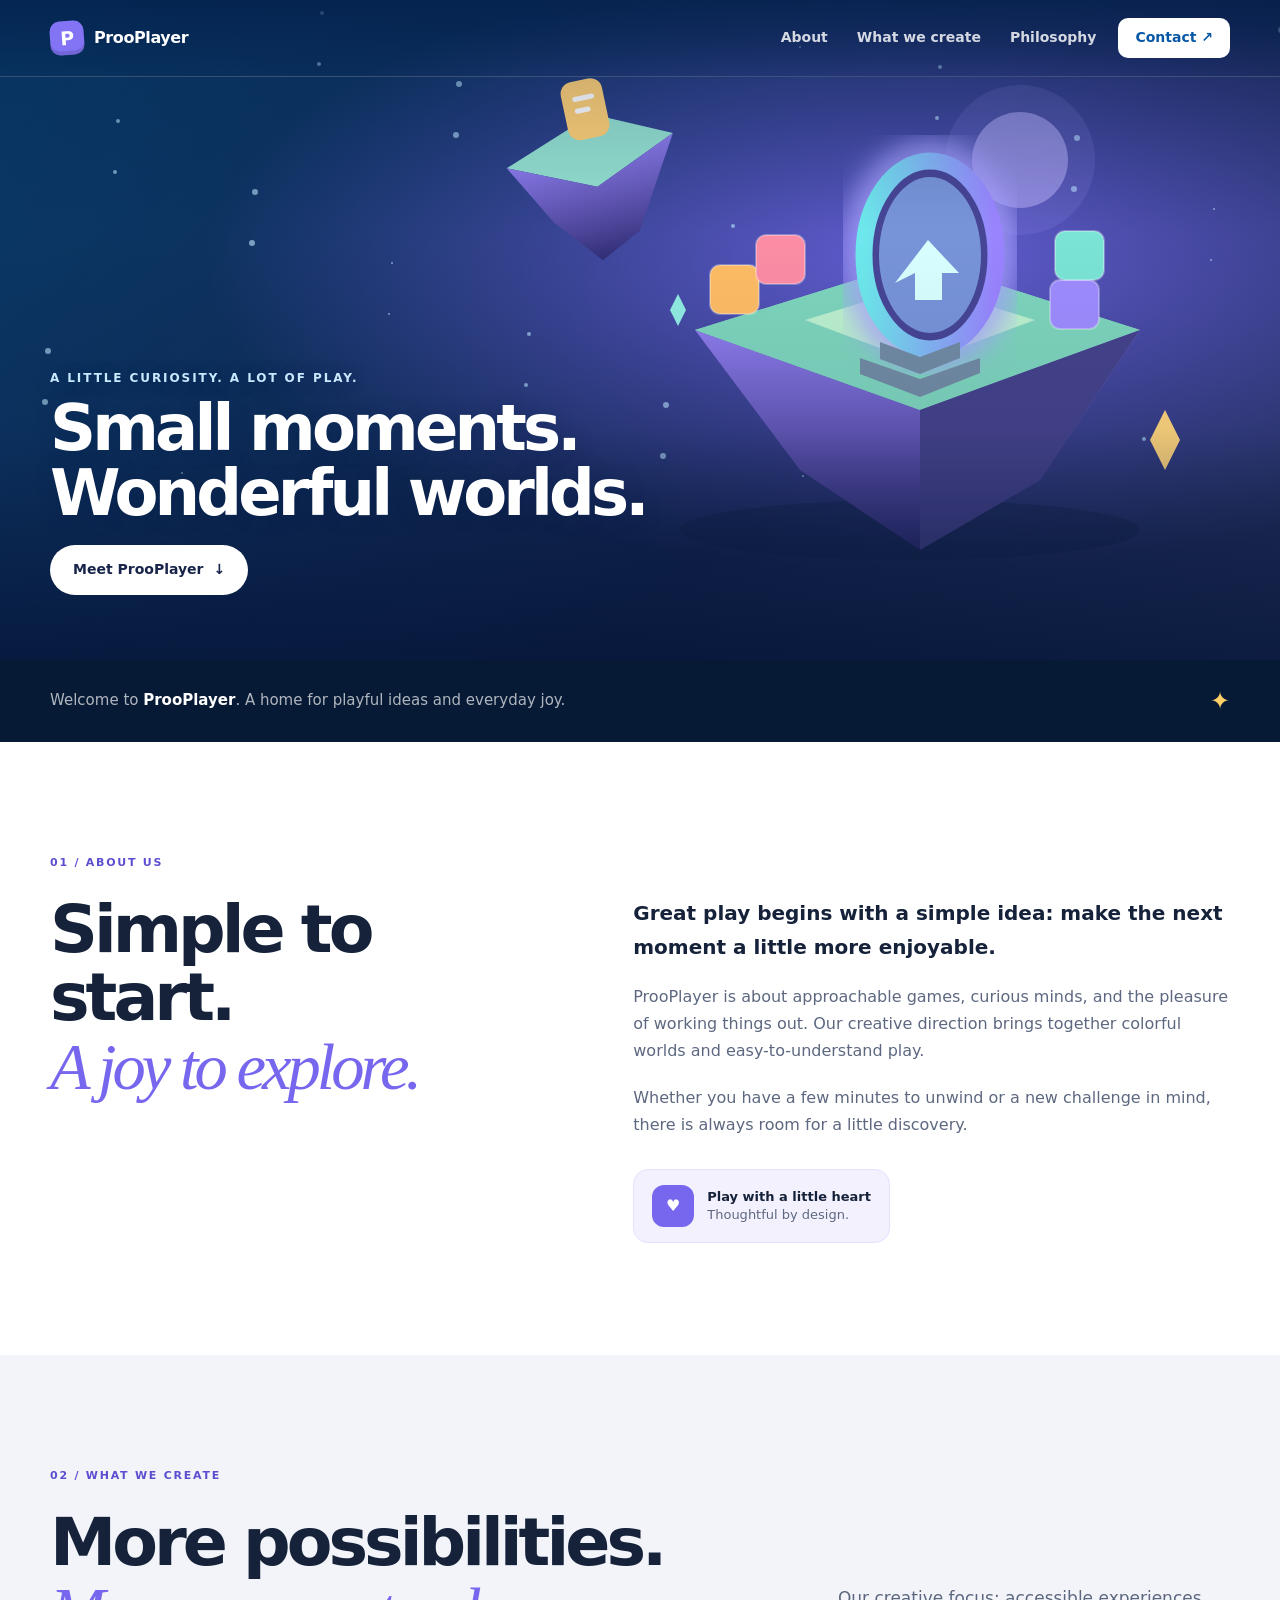
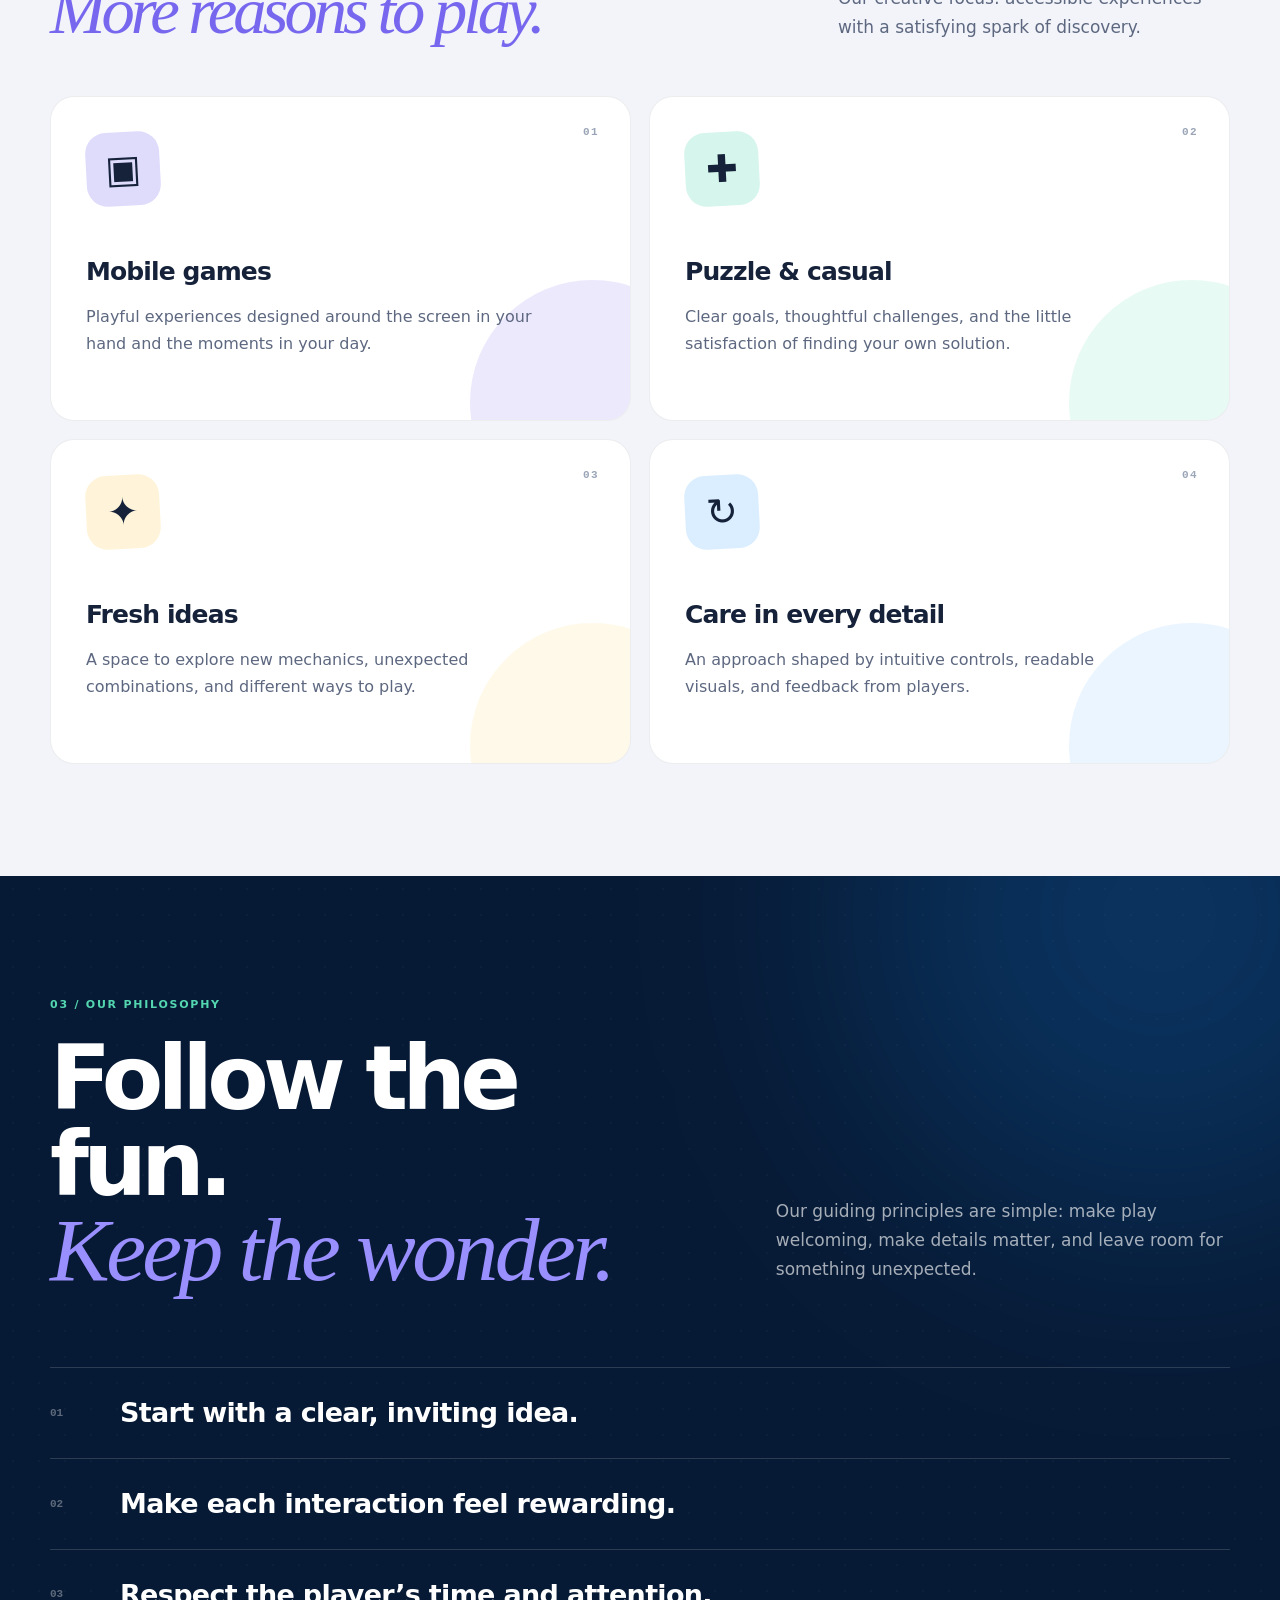
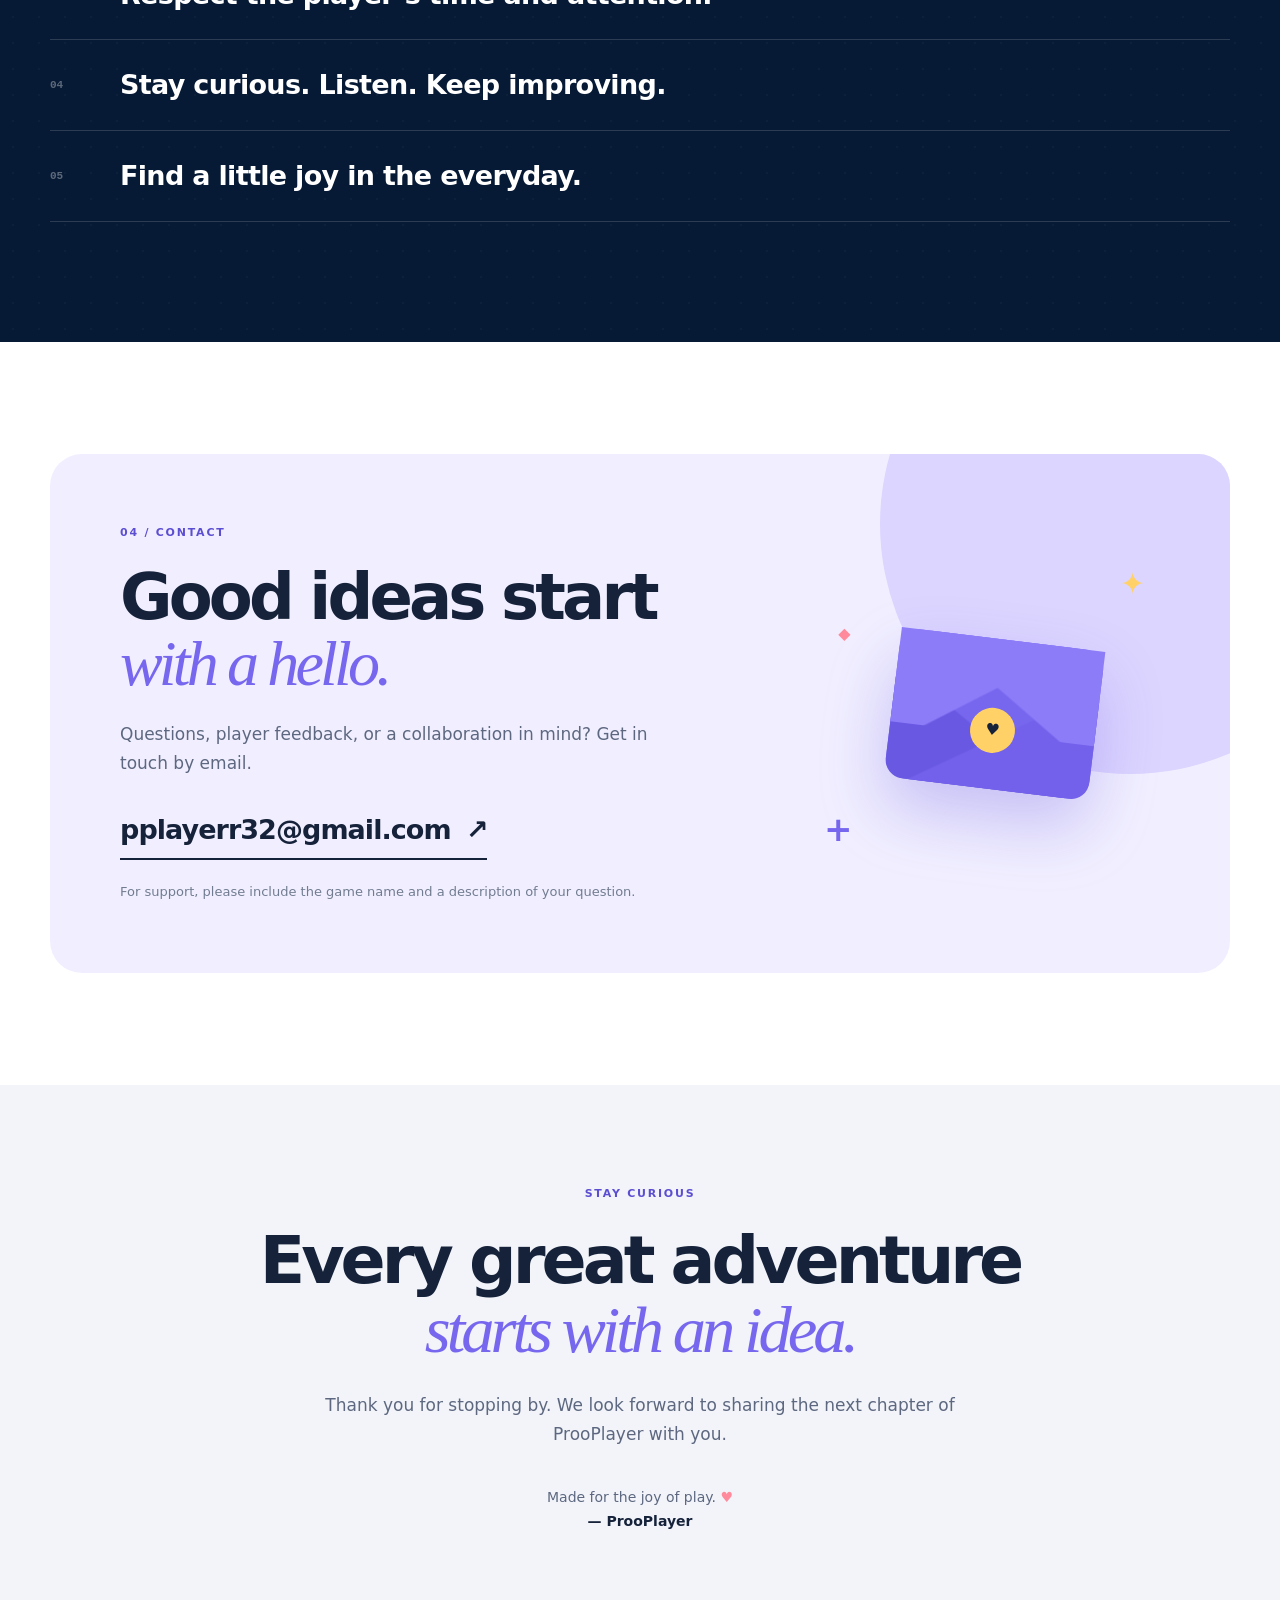
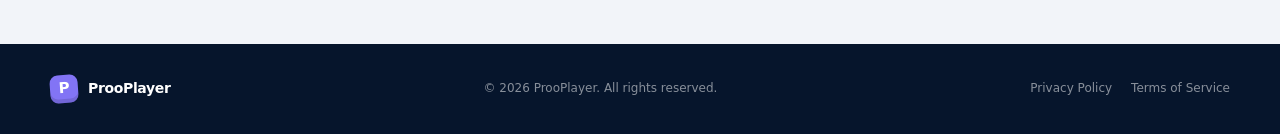
<file: index.html>
<!doctype html><html lang="en"><head><meta charset="utf-8"><meta name="viewport" content="width=device-width,initial-scale=1"><meta name="description" content="ProoPlayer — playful ideas, thoughtful games. Explore our approach and get in touch."><meta name="theme-color" content="#142550"><title>Games for Everyday Joy | ProoPlayer</title><link rel="icon" href="/favicon.svg"><link rel="stylesheet" href="/style.css"></head><body><a class="skip-link" href="#main-content">Skip to content</a><header class="site-header home-header"><div class="header-inner"><a class="brand" href="/"><span class="brand-mark">P</span><span>ProoPlayer</span></a><nav class="site-nav" aria-label="Main navigation"><a href="/#about">About</a><a href="/#what-we-create">What we create</a><a href="/#philosophy">Philosophy</a><a class="nav-cta" href="/#contact">Contact ↗</a></nav></div></header><main id="main-content"><section class="image-hero"><svg class="world" viewBox="0 0 1440 660" preserveAspectRatio="xMidYMid slice" xmlns="http://www.w3.org/2000/svg" aria-label="Illustrated floating puzzle islands beneath a starry sky" role="img"><defs><linearGradient id="island" x2="0" y2="1"><stop stop-color="#8e7ced"/><stop offset="1" stop-color="#302d75"/></linearGradient><linearGradient id="portal"><stop stop-color="#6de8ec"/><stop offset="1" stop-color="#9a83ff"/></linearGradient><filter id="glow"><feGaussianBlur stdDeviation="14"/></filter></defs><g fill="#bce9ff"><circle cx="61" cy="50" r="1" opacity=".6"/><circle cx="198" cy="121" r="2" opacity=".6"/><circle cx="335" cy="192" r="3" opacity=".6"/><circle cx="472" cy="263" r="1" opacity=".6"/><circle cx="609" cy="334" r="2" opacity=".6"/><circle cx="746" cy="405" r="3" opacity=".6"/><circle cx="883" cy="476" r="1" opacity=".6"/><circle cx="1020" cy="67" r="2" opacity=".6"/><circle cx="1157" cy="138" r="3" opacity=".6"/><circle cx="1294" cy="209" r="1" opacity=".6"/><circle cx="1431" cy="280" r="2" opacity=".6"/><circle cx="128" cy="351" r="3" opacity=".6"/><circle cx="265" cy="422" r="1" opacity=".6"/><circle cx="402" cy="13" r="2" opacity=".6"/><circle cx="539" cy="84" r="3" opacity=".6"/><circle cx="676" cy="155" r="1" opacity=".6"/><circle cx="813" cy="226" r="2" opacity=".6"/><circle cx="950" cy="297" r="3" opacity=".6"/><circle cx="1087" cy="368" r="1" opacity=".6"/><circle cx="1224" cy="439" r="2" opacity=".6"/><circle cx="1361" cy="30" r="3" opacity=".6"/><circle cx="58" cy="101" r="1" opacity=".6"/><circle cx="195" cy="172" r="2" opacity=".6"/><circle cx="332" cy="243" r="3" opacity=".6"/><circle cx="469" cy="314" r="1" opacity=".6"/><circle cx="606" cy="385" r="2" opacity=".6"/><circle cx="743" cy="456" r="3" opacity=".6"/><circle cx="880" cy="47" r="1" opacity=".6"/><circle cx="1017" cy="118" r="2" opacity=".6"/><circle cx="1154" cy="189" r="3" opacity=".6"/><circle cx="1291" cy="260" r="1" opacity=".6"/><circle cx="1428" cy="331" r="2" opacity=".6"/><circle cx="125" cy="402" r="3" opacity=".6"/><circle cx="262" cy="473" r="1" opacity=".6"/><circle cx="399" cy="64" r="2" opacity=".6"/><circle cx="536" cy="135" r="3" opacity=".6"/><circle cx="673" cy="206" r="1" opacity=".6"/><circle cx="810" cy="277" r="2" opacity=".6"/><circle cx="947" cy="348" r="3" opacity=".6"/><circle cx="1084" cy="419" r="1" opacity=".6"/></g><circle cx="1100" cy="160" r="75" fill="#aca0ff" opacity=".13"/><circle cx="1100" cy="160" r="48" fill="#c2b8ff" opacity=".5"/><g transform="translate(820 180)"><ellipse cx="170" cy="350" rx="230" ry="30" fill="#0b1b3b" opacity=".3"/><path d="M-45 150L180 80 400 150 180 230Z" fill="#8cc7ba"/><path d="M-45 150L180 230 400 150 300 300 180 370 60 290Z" fill="url(#island)"/><path d="M-45 150L180 80 400 150 180 230Z" fill="#7ed5bd"/><path d="M180 230L180 370 300 300 400 150Z" fill="#45428b"/><path d="M65 140L180 105 295 140 180 183Z" fill="#bcf0cf"/><ellipse cx="190" cy="75" rx="72" ry="100" fill="none" stroke="#a8a1ff" stroke-width="26" filter="url(#glow)"/><ellipse cx="190" cy="75" rx="66" ry="94" fill="#474596" stroke="url(#portal)" stroke-width="17"/><ellipse cx="190" cy="75" rx="51" ry="78" fill="#7894d9"/><path d="M155 103L188 60 219 93 202 93 202 120 175 120 175 93Z" fill="#d9ffff"/><g fill="#728ba4"><path d="M120 178L180 199 240 178 240 193 180 217 120 194Z"/><path d="M140 162L180 177 220 162 220 178 180 194 140 179Z"/></g><g stroke="#fff" stroke-opacity=".3" stroke-width="2"><rect x="-30" y="85" width="49" height="49" rx="10" fill="#ffbc65"/><rect x="16" y="55" width="49" height="49" rx="10" fill="#fc8da5"/><rect x="310" y="100" width="49" height="49" rx="10" fill="#9e8cff"/><rect x="315" y="51" width="49" height="49" rx="10" fill="#7be4d6"/></g></g><g transform="translate(570 90) rotate(-12)"><path d="M0 80L95 45 170 80 85 117Z" fill="#94dfcf"/><path d="M0 80L85 117 170 80 117 169 75 190 35 143Z" fill="url(#island)"/><rect x="68" y="9" width="42" height="59" rx="12" fill="#ffcf75"/><path d="M81 27H98M81 39H92" stroke="#fff" stroke-width="5" stroke-linecap="round"/></g><path d="M1230 440l15-30 15 30-15 30Z" fill="#ffd57c"/><path d="M750 310l8-16 8 16-8 16Z" fill="#91ece3"/></svg><div class="image-hero-shade"></div><div class="hero-message"><p>A little curiosity. A lot of play.</p><h1>Small moments.<br>Wonderful worlds.</h1><a href="#about">Meet ProoPlayer <span>↓</span></a></div></section><section class="intro-strip"><div class="section-inner intro-strip-inner"><p>Welcome to <strong>ProoPlayer</strong>. A home for playful ideas and everyday joy.</p><span>✦</span></div></section><section class="section about-section" id="about"><div class="section-inner about-grid"><div><p class="section-label">01 / About us</p><h2>Simple to start.<br><span>A joy to explore.</span></h2></div><div class="about-copy"><p class="lead-copy">Great play begins with a simple idea: make the next moment a little more enjoyable.</p><p>ProoPlayer is about approachable games, curious minds, and the pleasure of working things out. Our creative direction brings together colorful worlds and easy-to-understand play.</p><p>Whether you have a few minutes to unwind or a new challenge in mind, there is always room for a little discovery.</p><div class="about-note"><span>♥</span><p><strong>Play with a little heart</strong><br>Thoughtful by design.</p></div></div></div></section><section class="section creations-section" id="what-we-create"><div class="section-inner"><div class="section-heading"><div><p class="section-label">02 / What we create</p><h2>More possibilities.<br><span>More reasons to play.</span></h2></div><p>Our creative focus: accessible experiences with a satisfying spark of discovery.</p></div><div class="creation-grid"><article class="creation-card card-purple"><span class="card-number">01</span><div class="card-icon" aria-hidden="true" style="font-size:38px">▣</div><h3>Mobile games</h3><p>Playful experiences designed around the screen in your hand and the moments in your day.</p></article><article class="creation-card card-mint"><span class="card-number">02</span><div class="card-icon" aria-hidden="true" style="font-size:38px">✚</div><h3>Puzzle & casual</h3><p>Clear goals, thoughtful challenges, and the little satisfaction of finding your own solution.</p></article><article class="creation-card card-yellow"><span class="card-number">03</span><div class="card-icon" aria-hidden="true" style="font-size:38px">✦</div><h3>Fresh ideas</h3><p>A space to explore new mechanics, unexpected combinations, and different ways to play.</p></article><article class="creation-card card-blue"><span class="card-number">04</span><div class="card-icon" aria-hidden="true" style="font-size:38px">↻</div><h3>Care in every detail</h3><p>An approach shaped by intuitive controls, readable visuals, and feedback from players.</p></article></div></div></section><section class="philosophy-section" id="philosophy"><div class="philosophy-glow"></div><div class="section-inner philosophy-inner"><p class="section-label section-label-light">03 / Our philosophy</p><div class="philosophy-headline"><h2>Follow the fun.<br><em>Keep the wonder.</em></h2><p>Our guiding principles are simple: make play welcoming, make details matter, and leave room for something unexpected.</p></div><ol class="principles"><li><span>01</span><strong>Start with a clear, inviting idea.</strong></li><li><span>02</span><strong>Make each interaction feel rewarding.</strong></li><li><span>03</span><strong>Respect the player’s time and attention.</strong></li><li><span>04</span><strong>Stay curious. Listen. Keep improving.</strong></li><li><span>05</span><strong>Find a little joy in the everyday.</strong></li></ol></div></section><section class="section contact-section" id="contact"><div class="section-inner"><div class="contact-card"><div class="contact-copy"><p class="section-label">04 / Contact</p><h2>Good ideas start<br><span>with a hello.</span></h2><p>Questions, player feedback, or a collaboration in mind? Get in touch by email.</p><a class="email-link" href="mailto:pplayerr32@gmail.com"><span>pplayerr32@gmail.com</span><i>↗</i></a><p class="response-time">For support, please include the game name and a description of your question.</p></div><div class="contact-graphic" aria-hidden="true"><div class="mail-card"><div class="mail-flap"></div><span>♥</span></div><span class="contact-star star-a">✦</span><span class="contact-star star-b">+</span><span class="contact-star star-c">◆</span></div></div></div></section><section class="next-adventure"><div class="section-inner adventure-inner"><p class="section-label">Stay curious</p><h2>Every great adventure<br><span>starts with an idea.</span></h2><p>Thank you for stopping by. We look forward to sharing the next chapter of ProoPlayer with you.</p><p class="sign-off">Made for the joy of play. <span>♥</span><br><strong>— ProoPlayer</strong></p></div></section></main><footer class="site-footer"><div class="footer-inner"><a class="brand footer-brand" href="/"><span class="brand-mark">P</span>ProoPlayer</a><p>© 2026 ProoPlayer. All rights reserved.</p><nav aria-label="Legal navigation"><a href="/privacy-policy/">Privacy Policy</a><a href="/terms-of-service/">Terms of Service</a></nav></div></footer></body></html>
</file>
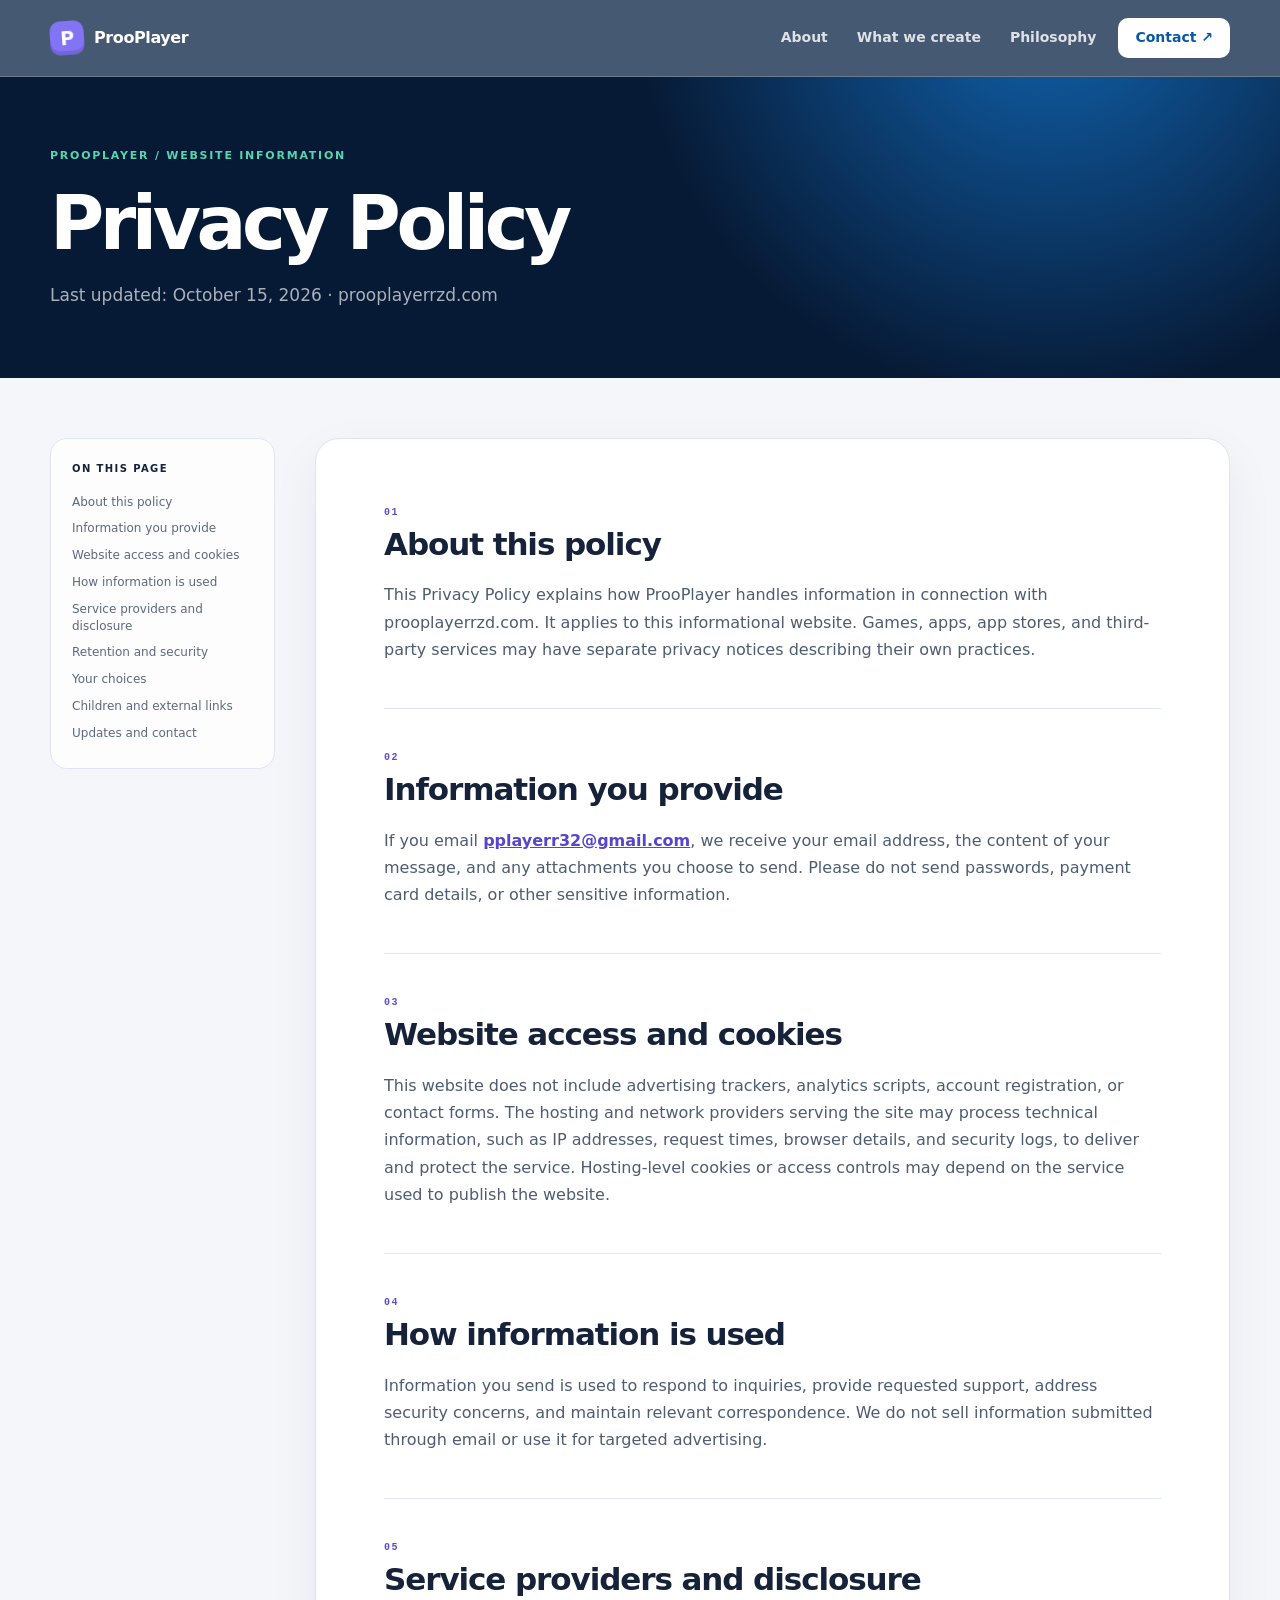
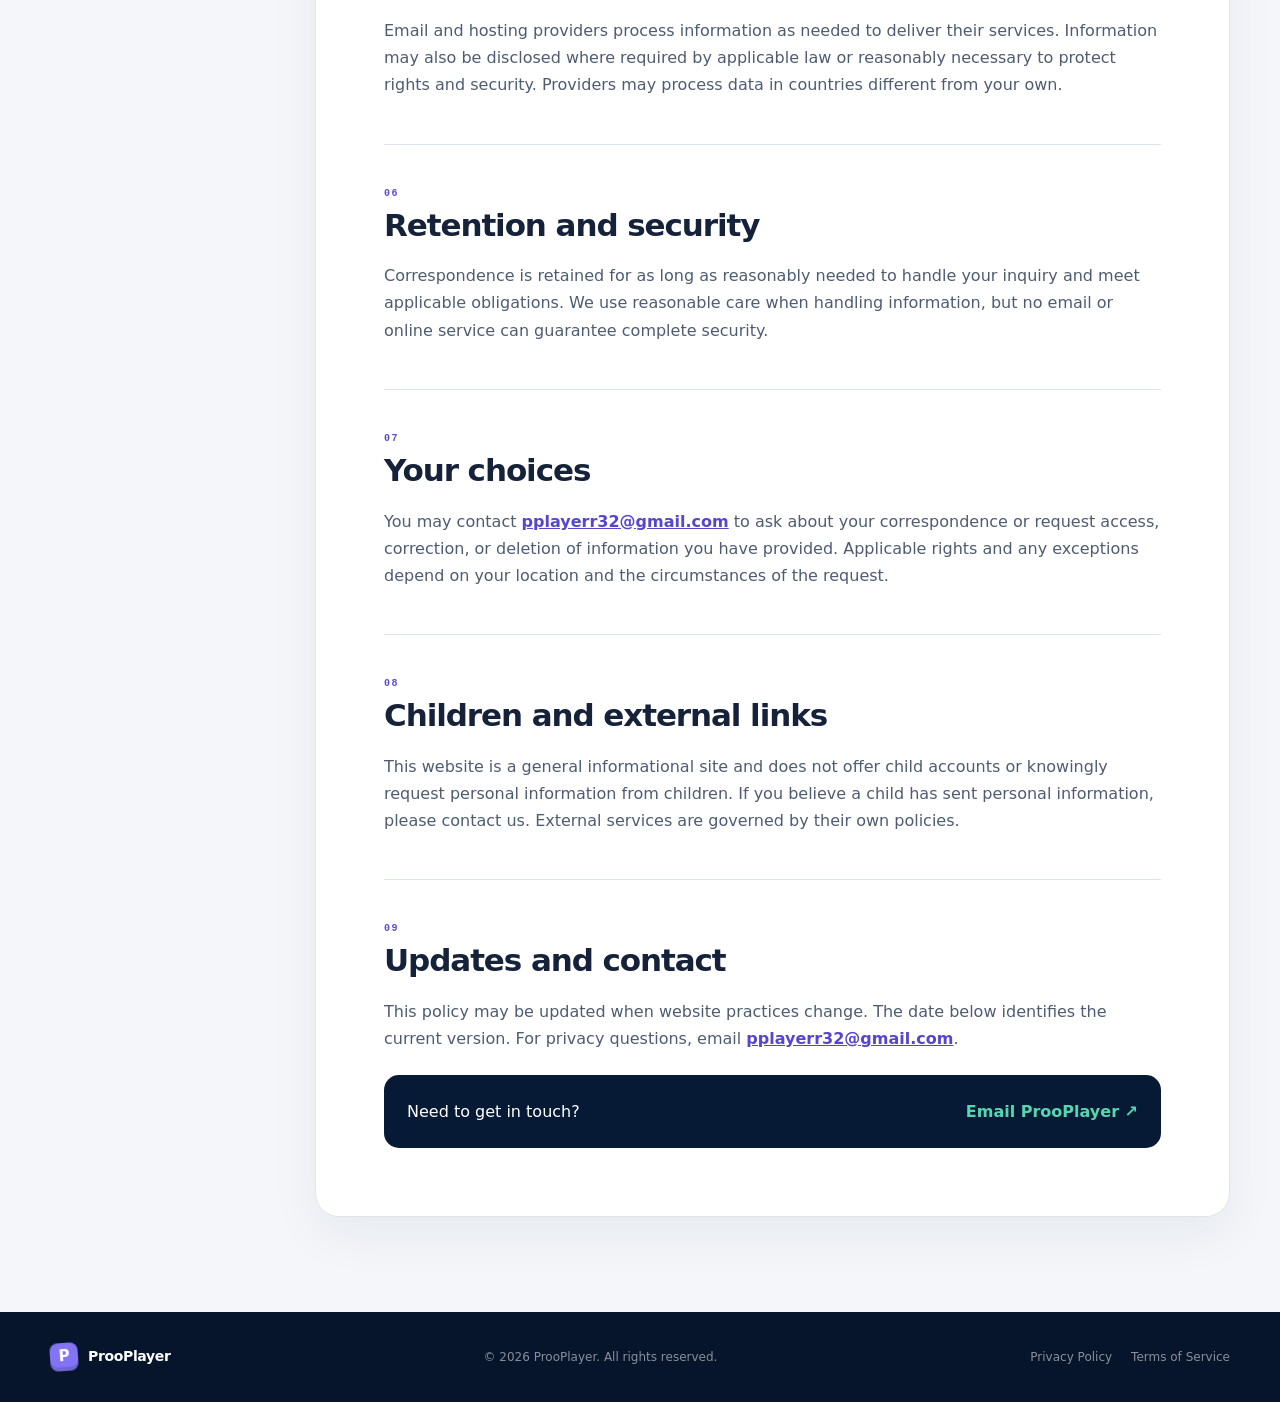
<file: privacy-policy/index.html>
<!doctype html><html lang="en"><head><meta charset="utf-8"><meta name="viewport" content="width=device-width,initial-scale=1"><meta name="description" content="ProoPlayer — playful ideas, thoughtful games. Explore our approach and get in touch."><meta name="theme-color" content="#142550"><title>Privacy Policy | ProoPlayer</title><link rel="icon" href="/favicon.svg"><link rel="stylesheet" href="/style.css"></head><body class="legal-page"><a class="skip-link" href="#main-content">Skip to content</a><header class="site-header legal-site-header"><div class="header-inner"><a class="brand" href="/"><span class="brand-mark">P</span><span>ProoPlayer</span></a><nav class="site-nav" aria-label="Main navigation"><a href="/#about">About</a><a href="/#what-we-create">What we create</a><a href="/#philosophy">Philosophy</a><a class="nav-cta" href="/#contact">Contact ↗</a></nav></div></header><main id="main-content"><div class="legal-hero"><div class="legal-hero-inner"><p class="eyebrow">ProoPlayer / Website information</p><h1>Privacy Policy</h1><p>Last updated: October 15, 2026 · prooplayerrzd.com</p></div></div><div class="legal-layout"><aside class="legal-aside"><p>On this page</p><ol><li><a href="#s1">About this policy</a></li><li><a href="#s2">Information you provide</a></li><li><a href="#s3">Website access and cookies</a></li><li><a href="#s4">How information is used</a></li><li><a href="#s5">Service providers and disclosure</a></li><li><a href="#s6">Retention and security</a></li><li><a href="#s7">Your choices</a></li><li><a href="#s8">Children and external links</a></li><li><a href="#s9">Updates and contact</a></li></ol></aside><article class="legal-document"><section id="s1"><h2><span>01</span>About this policy</h2><p>This Privacy Policy explains how ProoPlayer handles information in connection with prooplayerrzd.com. It applies to this informational website. Games, apps, app stores, and third-party services may have separate privacy notices describing their own practices.</p></section><section id="s2"><h2><span>02</span>Information you provide</h2><p>If you email <a href="mailto:pplayerr32@gmail.com">pplayerr32@gmail.com</a>, we receive your email address, the content of your message, and any attachments you choose to send. Please do not send passwords, payment card details, or other sensitive information.</p></section><section id="s3"><h2><span>03</span>Website access and cookies</h2><p>This website does not include advertising trackers, analytics scripts, account registration, or contact forms. The hosting and network providers serving the site may process technical information, such as IP addresses, request times, browser details, and security logs, to deliver and protect the service. Hosting-level cookies or access controls may depend on the service used to publish the website.</p></section><section id="s4"><h2><span>04</span>How information is used</h2><p>Information you send is used to respond to inquiries, provide requested support, address security concerns, and maintain relevant correspondence. We do not sell information submitted through email or use it for targeted advertising.</p></section><section id="s5"><h2><span>05</span>Service providers and disclosure</h2><p>Email and hosting providers process information as needed to deliver their services. Information may also be disclosed where required by applicable law or reasonably necessary to protect rights and security. Providers may process data in countries different from your own.</p></section><section id="s6"><h2><span>06</span>Retention and security</h2><p>Correspondence is retained for as long as reasonably needed to handle your inquiry and meet applicable obligations. We use reasonable care when handling information, but no email or online service can guarantee complete security.</p></section><section id="s7"><h2><span>07</span>Your choices</h2><p>You may contact <a href="mailto:pplayerr32@gmail.com">pplayerr32@gmail.com</a> to ask about your correspondence or request access, correction, or deletion of information you have provided. Applicable rights and any exceptions depend on your location and the circumstances of the request.</p></section><section id="s8"><h2><span>08</span>Children and external links</h2><p>This website is a general informational site and does not offer child accounts or knowingly request personal information from children. If you believe a child has sent personal information, please contact us. External services are governed by their own policies.</p></section><section id="s9"><h2><span>09</span>Updates and contact</h2><p>This policy may be updated when website practices change. The date below identifies the current version. For privacy questions, email <a href="mailto:pplayerr32@gmail.com">pplayerr32@gmail.com</a>.</p></section><div class="legal-contact"><span>Need to get in touch?</span><a href="mailto:pplayerr32@gmail.com">Email ProoPlayer ↗</a></div></article></div></main><footer class="site-footer"><div class="footer-inner"><a class="brand footer-brand" href="/"><span class="brand-mark">P</span>ProoPlayer</a><p>© 2026 ProoPlayer. All rights reserved.</p><nav aria-label="Legal navigation"><a href="/privacy-policy/">Privacy Policy</a><a href="/terms-of-service/">Terms of Service</a></nav></div></footer></body></html>
</file>
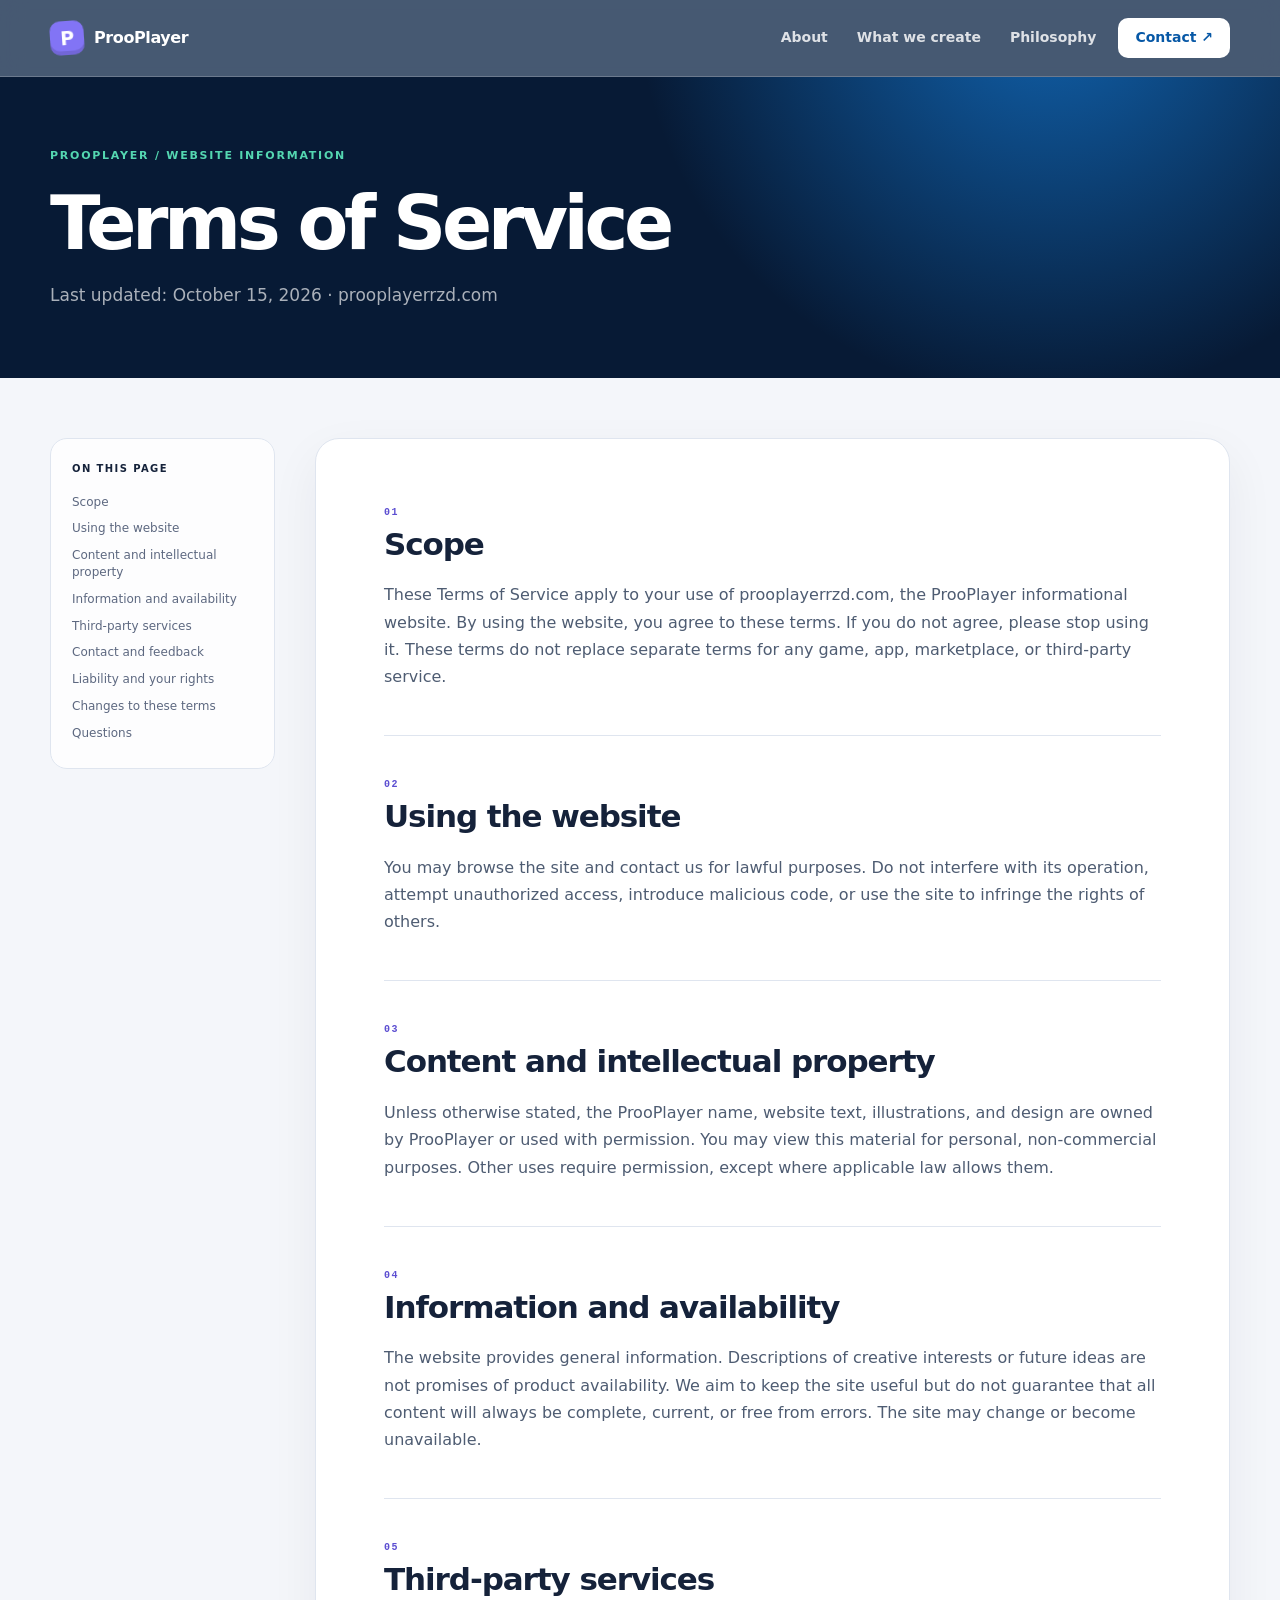
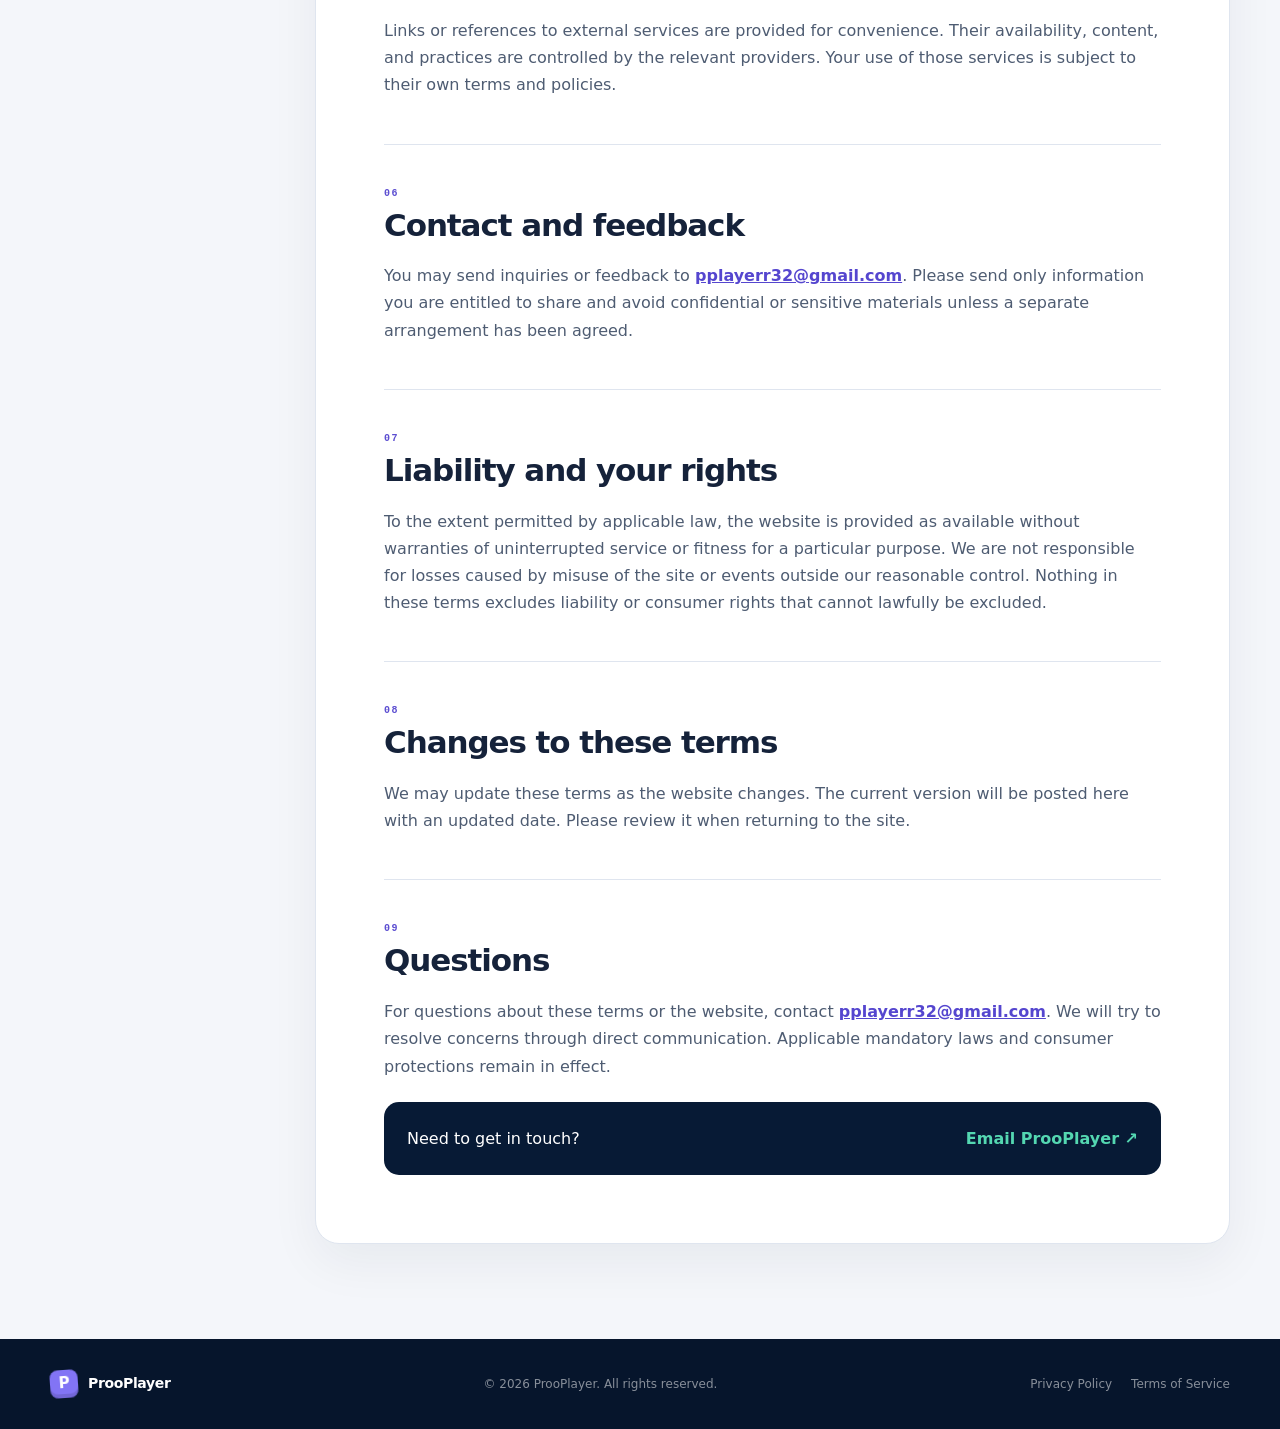
<file: terms-of-service/index.html>
<!doctype html><html lang="en"><head><meta charset="utf-8"><meta name="viewport" content="width=device-width,initial-scale=1"><meta name="description" content="ProoPlayer — playful ideas, thoughtful games. Explore our approach and get in touch."><meta name="theme-color" content="#142550"><title>Terms of Service | ProoPlayer</title><link rel="icon" href="/favicon.svg"><link rel="stylesheet" href="/style.css"></head><body class="legal-page"><a class="skip-link" href="#main-content">Skip to content</a><header class="site-header legal-site-header"><div class="header-inner"><a class="brand" href="/"><span class="brand-mark">P</span><span>ProoPlayer</span></a><nav class="site-nav" aria-label="Main navigation"><a href="/#about">About</a><a href="/#what-we-create">What we create</a><a href="/#philosophy">Philosophy</a><a class="nav-cta" href="/#contact">Contact ↗</a></nav></div></header><main id="main-content"><div class="legal-hero"><div class="legal-hero-inner"><p class="eyebrow">ProoPlayer / Website information</p><h1>Terms of Service</h1><p>Last updated: October 15, 2026 · prooplayerrzd.com</p></div></div><div class="legal-layout"><aside class="legal-aside"><p>On this page</p><ol><li><a href="#s1">Scope</a></li><li><a href="#s2">Using the website</a></li><li><a href="#s3">Content and intellectual property</a></li><li><a href="#s4">Information and availability</a></li><li><a href="#s5">Third-party services</a></li><li><a href="#s6">Contact and feedback</a></li><li><a href="#s7">Liability and your rights</a></li><li><a href="#s8">Changes to these terms</a></li><li><a href="#s9">Questions</a></li></ol></aside><article class="legal-document"><section id="s1"><h2><span>01</span>Scope</h2><p>These Terms of Service apply to your use of prooplayerrzd.com, the ProoPlayer informational website. By using the website, you agree to these terms. If you do not agree, please stop using it. These terms do not replace separate terms for any game, app, marketplace, or third-party service.</p></section><section id="s2"><h2><span>02</span>Using the website</h2><p>You may browse the site and contact us for lawful purposes. Do not interfere with its operation, attempt unauthorized access, introduce malicious code, or use the site to infringe the rights of others.</p></section><section id="s3"><h2><span>03</span>Content and intellectual property</h2><p>Unless otherwise stated, the ProoPlayer name, website text, illustrations, and design are owned by ProoPlayer or used with permission. You may view this material for personal, non-commercial purposes. Other uses require permission, except where applicable law allows them.</p></section><section id="s4"><h2><span>04</span>Information and availability</h2><p>The website provides general information. Descriptions of creative interests or future ideas are not promises of product availability. We aim to keep the site useful but do not guarantee that all content will always be complete, current, or free from errors. The site may change or become unavailable.</p></section><section id="s5"><h2><span>05</span>Third-party services</h2><p>Links or references to external services are provided for convenience. Their availability, content, and practices are controlled by the relevant providers. Your use of those services is subject to their own terms and policies.</p></section><section id="s6"><h2><span>06</span>Contact and feedback</h2><p>You may send inquiries or feedback to <a href="mailto:pplayerr32@gmail.com">pplayerr32@gmail.com</a>. Please send only information you are entitled to share and avoid confidential or sensitive materials unless a separate arrangement has been agreed.</p></section><section id="s7"><h2><span>07</span>Liability and your rights</h2><p>To the extent permitted by applicable law, the website is provided as available without warranties of uninterrupted service or fitness for a particular purpose. We are not responsible for losses caused by misuse of the site or events outside our reasonable control. Nothing in these terms excludes liability or consumer rights that cannot lawfully be excluded.</p></section><section id="s8"><h2><span>08</span>Changes to these terms</h2><p>We may update these terms as the website changes. The current version will be posted here with an updated date. Please review it when returning to the site.</p></section><section id="s9"><h2><span>09</span>Questions</h2><p>For questions about these terms or the website, contact <a href="mailto:pplayerr32@gmail.com">pplayerr32@gmail.com</a>. We will try to resolve concerns through direct communication. Applicable mandatory laws and consumer protections remain in effect.</p></section><div class="legal-contact"><span>Need to get in touch?</span><a href="mailto:pplayerr32@gmail.com">Email ProoPlayer ↗</a></div></article></div></main><footer class="site-footer"><div class="footer-inner"><a class="brand footer-brand" href="/"><span class="brand-mark">P</span>ProoPlayer</a><p>© 2026 ProoPlayer. All rights reserved.</p><nav aria-label="Legal navigation"><a href="/privacy-policy/">Privacy Policy</a><a href="/terms-of-service/">Terms of Service</a></nav></div></footer></body></html>
</file>
<file: style.css>
:root {
  color-scheme: light;
  --ink: #15223a;
  --muted: #5d6880;
  --night: #071a35;
  --paper: #f4f6fb;
  --white: #fff;
  --line: #dfe5ef;
  --blue: #168cf3;
  --purple: #7667ee;
  --mint: #54d7b1;
  --yellow: #ffd166;
  --coral: #ff8a9b;
  --shadow: 0 24px 65px rgba(24, 39, 70, .12);
}

* { box-sizing: border-box; }
html { scroll-behavior: smooth; }
body {
  margin: 0;
  background: var(--paper);
  color: var(--ink);
  font: 16px/1.7 Inter, ui-sans-serif, system-ui, -apple-system, BlinkMacSystemFont, "Segoe UI", sans-serif;
  -webkit-font-smoothing: antialiased;
}
a { color: inherit; }
.skip-link {
  position: fixed; top: 8px; left: 8px; z-index: 100;
  padding: 9px 15px; border-radius: 8px; background: #fff; color: var(--night);
  font-weight: 800; transform: translateY(-150%);
}
.skip-link:focus { transform: translateY(0); }

.header-inner, .section-inner, .footer-inner, .legal-hero-inner, .legal-layout {
  width: min(1180px, calc(100% - 48px)); margin-inline: auto;
}
.site-header {
  position: absolute; inset: 0 0 auto; z-index: 20;
  border-bottom: 1px solid rgba(255,255,255,.2); color: #fff;
  background: linear-gradient(rgba(3,31,74,.68), rgba(3,31,74,.12));
}
.header-inner {
  min-height: 76px; display: flex; align-items: center; justify-content: space-between; gap: 24px;
}
.brand { display: inline-flex; align-items: center; gap: 10px; font-weight: 850; text-decoration: none; letter-spacing: -.025em; }
.brand-mark {
  width: 34px; height: 34px; display: grid; place-items: center; border-radius: 10px;
  background: linear-gradient(145deg, #9c8fff, #6957e4); color: #fff; box-shadow: inset 0 -4px 0 rgba(0,0,0,.12);
  font-size: 19px; transform: rotate(-4deg);
}
.site-nav { display: flex; align-items: center; gap: 5px; }
.site-nav a { padding: 8px 12px; border-radius: 10px; color: rgba(255,255,255,.82); font-size: 14px; font-weight: 700; text-decoration: none; }
.site-nav a:hover, .site-nav a:focus-visible, .site-nav .active { background: rgba(255,255,255,.14); color: #fff; outline: none; }
.site-nav .nav-cta { margin-left: 5px; padding-inline: 17px; background: #fff; color: #0758a6; }
.site-nav .nav-cta:hover, .site-nav .nav-cta:focus-visible { background: var(--yellow); color: var(--night); }

.image-hero { position: relative; overflow: hidden; background: #159cf4; }
.image-hero > img {
  width: 100%; height: auto; display: block;
  aspect-ratio: 1983 / 793; object-fit: contain; object-position: center;
}
.image-hero-shade {
  position: absolute; inset: 0;
  background: linear-gradient(180deg, rgba(3,31,74,.26) 0%, transparent 35%, rgba(4,20,54,.08) 65%, rgba(4,20,54,.75) 100%);
}
.hero-message {
  position: absolute; right: 24px; bottom: 34px; left: 24px; z-index: 2;
  width: min(1180px, calc(100% - 48px)); margin: auto; color: #fff;
  text-shadow: 0 2px 18px rgba(3,31,74,.35);
}
.hero-message p { margin: 0 0 7px; font-size: 12px; font-weight: 850; letter-spacing: .16em; text-transform: uppercase; }
.hero-message h1 { max-width: 760px; margin: 0; font-size: clamp(34px, 5vw, 67px); line-height: 1.02; letter-spacing: -.06em; }
.hero-message a { display: inline-flex; gap: 10px; margin-top: 19px; font-size: 14px; font-weight: 750; text-decoration: none; }
.intro-strip { background: var(--night); color: #fff; }
.intro-strip-inner { min-height: 82px; display: flex; align-items: center; justify-content: space-between; gap: 20px; }
.intro-strip p { margin: 0; color: rgba(255,255,255,.68); font-size: 15px; }
.intro-strip strong { color: #fff; }
.intro-strip span { color: var(--yellow); font-size: 24px; }

.section { padding: 112px 0; }
.about-section { background: #fff; }
.about-grid { display: grid; grid-template-columns: .9fr 1.1fr; gap: 95px; }
.section-label { margin: 0 0 22px; color: #5c4ed1; font-size: 11px; font-weight: 900; letter-spacing: .16em; text-transform: uppercase; }
.section h2, .next-adventure h2 {
  margin: 0; font-size: clamp(42px, 5.2vw, 67px); font-weight: 850; line-height: 1.03; letter-spacing: -.06em;
}
.section h2 span, .next-adventure h2 span {
  color: var(--purple); font-family: Georgia, "Times New Roman", serif; font-style: italic; font-weight: 400;
}
.about-copy { padding-top: 42px; color: var(--muted); }
.about-copy p { max-width: 610px; margin: 0 0 19px; }
.about-copy .lead-copy { color: var(--ink); font-size: 20px; font-weight: 590; }
.about-note {
  width: fit-content; margin-top: 31px; display: flex; align-items: center; gap: 13px;
  padding: 15px 18px; border: 1px solid #e5e0ff; border-radius: 15px; background: #f4f1ff;
}
.about-note > span { width: 42px; height: 42px; display: grid; place-items: center; border-radius: 12px; background: var(--purple); color: #fff; }
.about-note p { margin: 0; font-size: 13px; line-height: 1.4; }
.about-note strong { color: var(--ink); }

.creations-section { background: #f2f4f9; }
.section-heading { margin-bottom: 50px; display: grid; grid-template-columns: 1fr .55fr; align-items: end; gap: 75px; }
.section-heading > p { margin: 0 0 4px; color: var(--muted); font-size: 17px; }
.creation-grid { display: grid; grid-template-columns: repeat(2, 1fr); gap: 18px; }
.creation-card {
  --card-color: var(--purple); position: relative; min-height: 325px; overflow: hidden;
  padding: 35px; border: 1px solid rgba(21,34,58,.08); border-radius: 24px; background: #fff;
  transition: transform .2s ease, box-shadow .2s ease;
}
.creation-card:hover { transform: translateY(-5px); box-shadow: var(--shadow); }
.creation-card::after {
  position: absolute; right: -85px; bottom: -105px; width: 245px; height: 245px;
  border-radius: 50%; background: var(--card-color); content: ""; opacity: .14;
}
.card-mint { --card-color: var(--mint); } .card-yellow { --card-color: var(--yellow); } .card-blue { --card-color: #6ab8ff; }
.card-number { position: absolute; top: 29px; right: 31px; color: #9aa5b7; font: 750 11px ui-monospace, monospace; letter-spacing: .13em; }
.card-icon {
  width: 74px; height: 74px; display: grid; place-items: center; margin-bottom: 45px;
  border-radius: 21px; background: color-mix(in srgb, var(--card-color) 24%, white); transform: rotate(-3deg);
}
.card-icon svg { width: 42px; height: 42px; fill: none; stroke: var(--ink); stroke-width: 3; stroke-linecap: round; stroke-linejoin: round; }
.creation-card h3 { position: relative; z-index: 1; margin: 0 0 10px; font-size: 25px; letter-spacing: -.035em; }
.creation-card p { position: relative; z-index: 1; max-width: 450px; margin: 0; color: var(--muted); }

.philosophy-section { position: relative; overflow: hidden; padding: 120px 0; background: var(--night); color: #fff; }
.philosophy-section::before {
  position: absolute; inset: 0; background-image: radial-gradient(rgba(255,255,255,.1) 1px, transparent 1px);
  background-size: 26px 26px; content: ""; opacity: .25;
}
.philosophy-glow { position: absolute; top: -260px; right: -180px; width: 600px; height: 600px; border-radius: 50%; background: var(--blue); filter: blur(130px); opacity: .22; }
.philosophy-inner { position: relative; z-index: 1; }
.section-label-light { color: var(--mint); }
.philosophy-headline { margin-bottom: 75px; display: grid; grid-template-columns: 1fr .72fr; align-items: end; gap: 95px; }
.philosophy-headline h2 { margin: 0; font-size: clamp(54px, 7vw, 90px); line-height: .95; letter-spacing: -.065em; }
.philosophy-headline h2 em { color: #9a8fff; font-family: Georgia, serif; font-weight: 400; letter-spacing: -.04em; }
.philosophy-headline p { margin: 0 0 8px; color: rgba(255,255,255,.64); font-size: 17px; }
.principles { margin: 0; padding: 0; border-top: 1px solid rgba(255,255,255,.15); list-style: none; }
.principles li { display: grid; grid-template-columns: 70px 1fr; align-items: center; padding: 22px 0; border-bottom: 1px solid rgba(255,255,255,.15); }
.principles span { color: rgba(255,255,255,.35); font: 750 11px ui-monospace, monospace; }
.principles strong { font-size: clamp(18px, 2.2vw, 27px); font-weight: 620; letter-spacing: -.025em; }

.contact-section { background: #fff; }
.contact-card { position: relative; overflow: hidden; display: grid; grid-template-columns: 1.2fr .8fr; border-radius: 32px; background: #f1efff; }
.contact-card::before { position: absolute; top: -180px; right: -150px; width: 500px; height: 500px; border-radius: 50%; background: #dcd5ff; content: ""; }
.contact-copy { position: relative; z-index: 2; padding: 70px; }
.contact-copy h2 { font-size: clamp(42px, 5vw, 64px); }
.contact-copy > p:not(.section-label):not(.response-time) { max-width: 570px; margin: 23px 0 30px; color: var(--muted); font-size: 17px; }
.email-link { width: fit-content; display: flex; align-items: center; gap: 15px; padding-bottom: 5px; border-bottom: 2px solid var(--ink); font-size: clamp(18px, 2.5vw, 27px); font-weight: 800; letter-spacing: -.035em; text-decoration: none; }
.email-link i { font-style: normal; }
.response-time { display: flex; align-items: center; gap: 8px; margin: 21px 0 0; color: #717c91; font-size: 13px; }
.response-time span { width: 7px; height: 7px; border-radius: 50%; background: var(--mint); box-shadow: 0 0 0 4px rgba(84,215,177,.18); }
.contact-graphic { position: relative; z-index: 1; min-height: 475px; display: grid; place-items: center; }
.mail-card { position: relative; width: 205px; height: 150px; display: grid; place-items: center; border-radius: 20px; background: var(--purple); box-shadow: 0 30px 65px rgba(88,71,218,.28); transform: rotate(7deg); }
.mail-card::before, .mail-card::after { position: absolute; inset: auto 0 0; height: 100px; border-radius: 0 0 18px 18px; background: linear-gradient(32deg, #6958e2 49%, transparent 50%); content: ""; }
.mail-card::after { background: linear-gradient(-32deg, #7361eb 49%, transparent 50%); }
.mail-flap { position: absolute; z-index: 3; top: 0; width: 100%; height: 95px; background: linear-gradient(34deg, transparent 49%, #8c7cf8 50%), linear-gradient(-34deg, transparent 49%, #8c7cf8 50%); }
.mail-card span { position: relative; z-index: 5; width: 45px; height: 45px; display: grid; place-items: center; border-radius: 50%; background: var(--yellow); color: var(--ink); transform: translateY(16px); }
.contact-star { position: absolute; font-weight: 900; }
.star-a { top: 20%; right: 18%; color: var(--yellow); font-size: 30px; } .star-b { bottom: 22%; left: 14%; color: var(--purple); font-size: 34px; } .star-c { top: 32%; left: 17%; color: var(--coral); }

.next-adventure { padding: 100px 0 110px; background: #f2f4f9; text-align: center; }
.adventure-inner { max-width: 920px; }
.next-adventure > div > p:not(.section-label):not(.sign-off) { max-width: 660px; margin: 27px auto 0; color: var(--muted); font-size: 17px; }
.sign-off { margin: 37px 0 0; color: var(--muted); font-size: 14px; } .sign-off span { color: var(--coral); } .sign-off strong { color: var(--ink); }
.site-footer { padding: 31px 0; background: #06152c; color: rgba(255,255,255,.52); font-size: 12px; }
.footer-inner { display: flex; align-items: center; justify-content: space-between; gap: 28px; }
.footer-inner p { margin: 0; }
.footer-brand { color: #fff; font-size: 14px; }
.footer-brand .brand-mark { width: 28px; height: 28px; border-radius: 8px; font-size: 15px; }
.footer-inner nav { display: flex; gap: 19px; }
.footer-inner nav a { text-decoration: none; }
.footer-inner nav a:hover { color: #fff; }

/* Legal pages */
.legal-page { background: #f4f6fa; }
.legal-site-header { background: rgba(4,28,62,.72); backdrop-filter: blur(12px); }
.legal-hero { padding: 150px 0 68px; background: radial-gradient(circle at 82% -30%, rgba(22,140,243,.65), transparent 37%), var(--night); color: #fff; }
.eyebrow { display: flex; align-items: center; gap: 9px; margin: 0 0 20px; color: var(--mint); font-size: 11px; font-weight: 900; letter-spacing: .16em; text-transform: uppercase; }
.eyebrow span { width: 7px; height: 7px; border-radius: 50%; background: currentColor; box-shadow: 0 0 0 5px rgba(84,215,177,.15); }
.legal-hero h1 { margin: 0; font-size: clamp(46px, 6vw, 74px); line-height: 1; letter-spacing: -.06em; }
.legal-hero > div > p:last-child { max-width: 650px; margin: 21px 0 0; color: rgba(255,255,255,.66); font-size: 17px; }
.legal-layout { display: grid; grid-template-columns: 225px minmax(0,1fr); align-items: start; gap: 40px; padding-block: 60px 95px; }
.legal-aside { position: sticky; top: 28px; padding: 21px; border: 1px solid var(--line); border-radius: 17px; background: rgba(255,255,255,.78); }
.legal-aside > p { margin: 0 0 12px; font-size: 10px; font-weight: 900; letter-spacing: .14em; text-transform: uppercase; }
.legal-aside ol { margin: 0; padding: 0; list-style: none; }
.legal-aside a { display: block; padding: 5px 0; color: var(--muted); font-size: 12px; line-height: 1.4; text-decoration: none; }
.legal-aside a:hover { color: #5546cf; }
.legal-document { padding: clamp(29px, 5.5vw, 68px); border: 1px solid var(--line); border-radius: 24px; background: #fff; box-shadow: 0 18px 50px rgba(22,33,57,.06); }
.legal-intro { margin: 0 0 45px; padding: 22px 24px; border-left: 4px solid var(--purple); border-radius: 0 13px 13px 0; background: #f4f2ff; color: #35435c; font-size: 17px; }
.legal-document section { scroll-margin-top: 30px; }
.legal-document section + section { margin-top: 45px; padding-top: 43px; border-top: 1px solid var(--line); }
.legal-document h2 { margin: 0 0 18px; font-size: clamp(24px, 3vw, 31px); line-height: 1.25; letter-spacing: -.035em; }
.legal-document h2 span { display: block; margin-bottom: 7px; color: #5c4ed1; font: 800 10px ui-monospace, monospace; letter-spacing: .14em; }
.legal-document p { margin: 0 0 17px; color: #4e5c72; }
.legal-document ul { margin: 17px 0 0; padding: 0; list-style: none; }
.legal-document li { position: relative; padding: 12px 0 12px 28px; border-bottom: 1px solid #edf0f5; color: #4e5c72; }
.legal-document li:first-child { border-top: 1px solid #edf0f5; }
.legal-document li::before { position: absolute; top: 20px; left: 4px; width: 7px; height: 7px; border-radius: 2px; background: var(--purple); content: ""; transform: rotate(45deg); }
.legal-document strong { color: var(--ink); }
.legal-document a { color: #5546cf; font-weight: 700; }
.legal-notice { padding: 23px 25px; border: 1px solid #e5dfff; border-radius: 15px; background: #f5f2ff; }
.legal-notice p { margin: 0; color: #35435c; font-size: 13px; font-weight: 760; letter-spacing: .02em; }
.legal-notice p + p { margin-top: 13px; }
.legal-contact { margin-top: 22px; display: flex; align-items: center; justify-content: space-between; gap: 22px; padding: 23px; border-radius: 15px; background: var(--night); color: #fff; }
.legal-contact a { color: var(--mint); text-decoration: none; }

@media (max-width: 900px) {
  .about-grid, .section-heading, .philosophy-headline { grid-template-columns: 1fr; gap: 28px; }
  .about-copy { padding-top: 0; }
  .section-heading > p, .philosophy-headline p { max-width: 620px; }
  .contact-card { grid-template-columns: 1fr; }
  .contact-graphic { min-height: 320px; }
  .legal-layout { grid-template-columns: 1fr; }
  .legal-aside { position: static; }
  .legal-aside ol { display: grid; grid-template-columns: repeat(3,1fr); gap: 2px 17px; }
}

@media (max-width: 700px) {
  .header-inner, .section-inner, .footer-inner, .legal-hero-inner, .legal-layout { width: min(100% - 28px,1180px); }
  .header-inner { min-height: 66px; }
  .brand { font-size: 14px; } .brand-mark { width: 30px; height: 30px; border-radius: 8px; font-size: 17px; }
  .home-header .site-nav a:not(.nav-cta) { display: none; }
  .site-nav .nav-cta { margin: 0; padding: 7px 12px; }
  .legal-site-header .site-nav a { display: none; } .legal-site-header .site-nav .active { display: block; }
  .image-hero, .image-hero > img { min-height: 0; height: auto; }
  .image-hero > img { object-position: center; }
  .image-hero-shade { display: none; }
  .hero-message {
    position: static; width: 100%; margin: 0; padding: 32px 14px 40px;
    background: var(--night); text-shadow: none;
  }
  .hero-message h1 { font-size: 39px; }
  .intro-strip-inner { min-height: 90px; }
  .section { padding: 78px 0; }
  .about-grid { gap: 40px; }
  .creation-grid { grid-template-columns: 1fr; }
  .creation-card { min-height: 300px; padding: 29px; }
  .philosophy-section { padding: 85px 0; }
  .philosophy-headline { margin-bottom: 50px; }
  .philosophy-headline h2 { font-size: clamp(51px,16vw,70px); }
  .principles li { grid-template-columns: 44px 1fr; }
  .contact-card { border-radius: 22px; }
  .contact-copy { padding: 43px 24px; }
  .contact-graphic { min-height: 280px; }
  .email-link { overflow-wrap: anywhere; }
  .next-adventure { padding: 78px 0; }
  .footer-inner { flex-direction: column; text-align: center; }
  .legal-hero { padding: 124px 0 55px; }
  .legal-layout { gap: 22px; padding-block: 28px 58px; }
  .legal-aside ol { grid-template-columns: repeat(2,1fr); }
  .legal-document { border-radius: 18px; }
  .legal-document section + section { margin-top: 36px; padding-top: 34px; }
  .legal-contact { align-items: flex-start; flex-direction: column; }
}

@media (prefers-reduced-motion: reduce) {
  html { scroll-behavior: auto; }
  *, *::before, *::after { transition-duration: .01ms !important; }
}

.image-hero{min-height:660px;background:radial-gradient(ellipse at 72% 40%,#645ed4,transparent 55%),linear-gradient(135deg,#083a69,#142550 65%,#25315d)}.world{position:absolute;inset:0;width:100%;height:100%}.hero-message{bottom:65px}.hero-message h1{max-width:650px}.hero-message p{color:#c9e9ff}.hero-message a{background:#fff;color:#18244a;border-radius:30px;padding:13px 23px;text-shadow:none}.brand-mark{background:#8274f5}.legal-site-header{position:relative}.legal-hero{padding-top:70px}a:focus-visible{outline:3px solid #edb540;outline-offset:5px}@media(max-width:700px){.image-hero{min-height:620px;padding-top:350px}.world{height:360px}.hero-message{position:relative;padding:28px 20px;background:transparent}.hero-message h1{font-size:42px}.hero-message a{margin-top:18px}.site-header{background:#101f46}.contact-copy{padding:36px 22px}.email-link{font-size:21px}}
</file>
